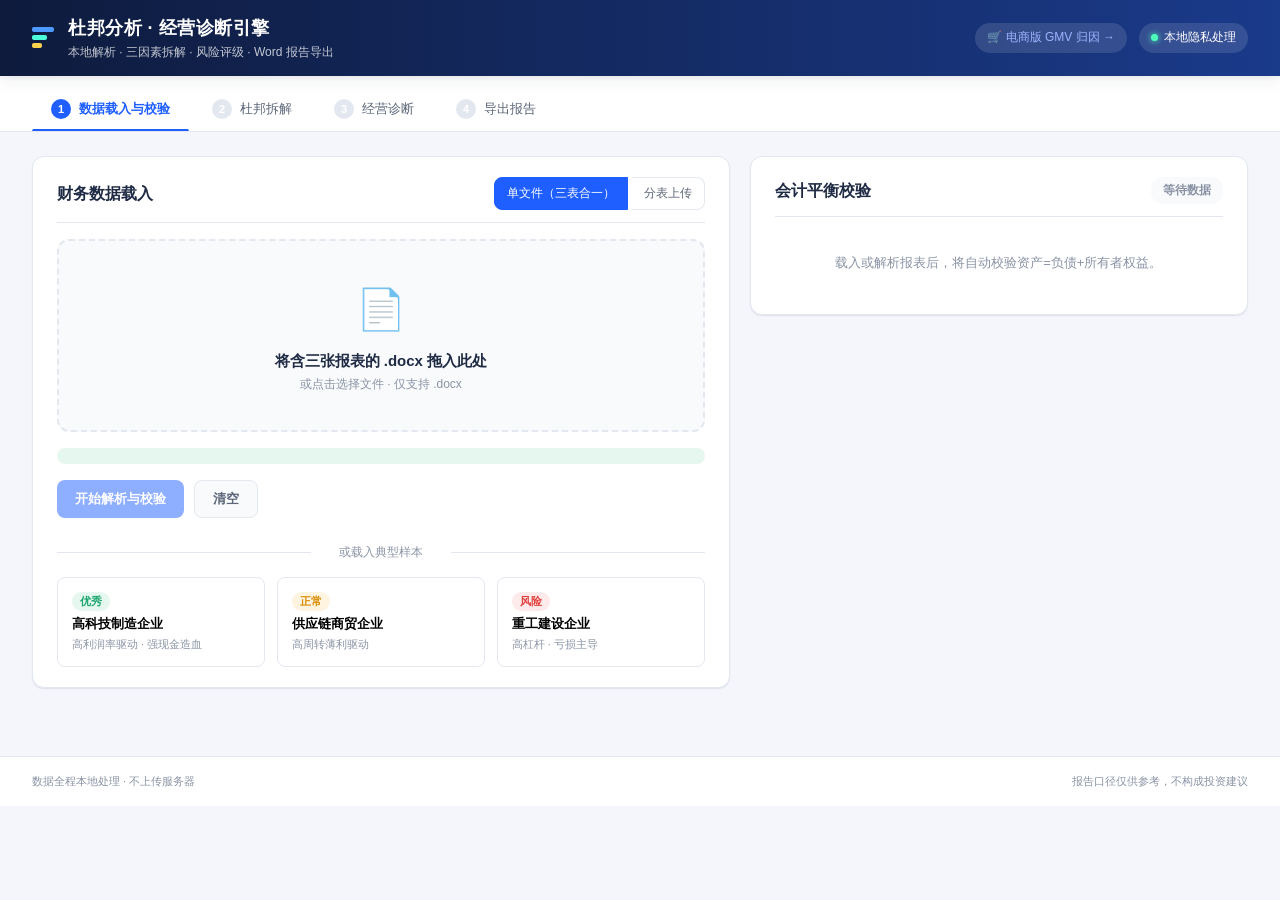
<file: index.html>
<!DOCTYPE html>
<html lang="zh-CN">
<head>
  <meta charset="UTF-8" />
  <meta name="viewport" content="width=device-width, initial-scale=1.0" />
  <title>杜邦分析 · 经营诊断引擎</title>
  <link rel="stylesheet" href="assets/css/app.css?v=2" />
</head>
<body>
  <header class="app-header">
    <div class="header-left">
      <div class="logo-mark">
        <span class="logo-bar bar-1"></span>
        <span class="logo-bar bar-2"></span>
        <span class="logo-bar bar-3"></span>
      </div>
      <div class="header-text">
        <h1>杜邦分析 · 经营诊断引擎</h1>
        <p>本地解析 · 三因素拆解 · 风险评级 · Word 报告导出</p>
      </div>
    </div>
    <div class="header-right">
      <a href="ecommerce/index.html" class="privacy-badge" style="text-decoration:none;color:#9db4ff;background:rgba(255,255,255,.12)" title="杜邦框架电商迁移版：GMV 归因诊断">
        🛒 电商版 GMV 归因 →
      </a>
      <span class="privacy-badge" title="所有数据仅在浏览器本地处理，关闭或新建分析即清除">
        <span class="dot dot-green"></span> 本地隐私处理
      </span>
    </div>
  </header>

  <nav class="step-nav">
    <button class="step-tab is-active" data-step="1">
      <span class="step-no">1</span> 数据载入与校验
    </button>
    <button class="step-tab" data-step="2">
      <span class="step-no">2</span> 杜邦拆解
    </button>
    <button class="step-tab" data-step="3">
      <span class="step-no">3</span> 经营诊断
    </button>
    <button class="step-tab" data-step="4">
      <span class="step-no">4</span> 导出报告
    </button>
  </nav>

  <main class="app-main">

    <!-- ============ STEP 1: 数据载入 ============ -->
    <section class="step-panel is-active" id="step-1">
      <div class="panel-grid">
        <!-- 左：上传区 -->
        <div class="card upload-card">
          <div class="card-head">
            <h2>财务数据载入</h2>
            <div class="upload-mode-toggle">
              <label class="seg">
                <input type="radio" name="uploadMode" value="single" checked>
                <span>单文件（三表合一）</span>
              </label>
              <label class="seg">
                <input type="radio" name="uploadMode" value="multi">
                <span>分表上传</span>
              </label>
            </div>
          </div>

          <!-- 单文件区 -->
          <div class="upload-block" id="singleBlock">
            <div class="dropzone" id="dzSingle">
              <div class="dz-icon">📄</div>
              <p class="dz-main">将含三张报表的 .docx 拖入此处</p>
              <p class="dz-sub">或点击选择文件 · 仅支持 .docx</p>
              <input type="file" id="fileSingle" accept=".docx" hidden />
            </div>
            <div class="file-tag" id="singleFileTag" hidden></div>
          </div>

          <!-- 多文件区 -->
          <div class="upload-block is-hidden" id="multiBlock">
            <div class="multi-upload-list">
              <div class="dropzone mini" data-type="balance">
                <div class="dz-icon sm">🏦</div>
                <p class="dz-main">资产负债表</p>
                <p class="dz-sub">点击或拖入</p>
                <input type="file" accept=".docx" hidden />
              </div>
              <div class="dropzone mini" data-type="income">
                <div class="dz-icon sm">📈</div>
                <p class="dz-main">利润表</p>
                <p class="dz-sub">点击或拖入</p>
                <input type="file" accept=".docx" hidden />
              </div>
              <div class="dropzone mini" data-type="cashflow">
                <div class="dz-icon sm">💧</div>
                <p class="dz-main">现金流量表</p>
                <p class="dz-sub">点击或拖入</p>
                <input type="file" accept=".docx" hidden />
              </div>
            </div>
            <div class="file-tags" id="multiFileTags"></div>
          </div>

          <div class="upload-actions">
            <button class="btn btn-primary" id="btnParse" disabled>开始解析与校验</button>
            <button class="btn btn-ghost" id="btnClear">清空</button>
          </div>

          <div class="sample-divider">
            <span>或载入典型样本</span>
          </div>
          <div class="sample-list">
            <button class="sample-card" data-sample="tech">
              <span class="sc-tag sc-tech">优秀</span>
              <span class="sc-name">高科技制造企业</span>
              <span class="sc-desc">高利润率驱动 · 强现金造血</span>
            </button>
            <button class="sample-card" data-sample="trade">
              <span class="sc-tag sc-normal">正常</span>
              <span class="sc-name">供应链商贸企业</span>
              <span class="sc-desc">高周转薄利驱动</span>
            </button>
            <button class="sample-card" data-sample="heavy">
              <span class="sc-tag sc-risk">风险</span>
              <span class="sc-name">重工建设企业</span>
              <span class="sc-desc">高杠杆 · 亏损主导</span>
            </button>
          </div>
        </div>

        <!-- 右：校验结果 -->
        <div class="card verify-card">
          <div class="card-head">
            <h2>会计平衡校验</h2>
            <span class="verify-status" id="verifyStatus">等待数据</span>
          </div>
          <div class="verify-body" id="verifyBody">
            <div class="verify-empty">载入或解析报表后，将自动校验资产=负债+所有者权益。</div>
          </div>
        </div>
      </div>

      <!-- 解析出的科目明细 -->
      <div class="card" id="extractCard" hidden>
        <div class="card-head">
          <h2>核心科目抽取结果</h2>
          <span class="meta-line" id="companyMeta"></span>
        </div>
        <div class="extract-grid" id="extractGrid"></div>
      </div>
    </section>

    <!-- ============ STEP 2: 杜邦拆解 ============ -->
    <section class="step-panel" id="step-2">
      <div class="card">
        <div class="card-head">
          <h2>杜邦分析三因素拆解</h2>
          <span class="meta-line" id="roeMeta"></span>
        </div>
        <div class="dupont-canvas" id="dupontCanvas">
          <!-- JS 渲染 -->
        </div>
        <div class="driver-box" id="driverBox">
          <!-- JS 渲染驱动归因 -->
        </div>
      </div>
      <div class="card detail-card" id="nodeDetailCard" hidden>
        <div class="card-head">
          <h2 id="nodeDetailTitle">指标明细</h2>
          <button class="btn btn-ghost btn-sm" id="btnCloseDetail">关闭</button>
        </div>
        <div class="node-detail-body" id="nodeDetailBody"></div>
      </div>
    </section>

    <!-- ============ STEP 3: 经营诊断 ============ -->
    <section class="step-panel" id="step-3">
      <div class="card rating-card">
        <div class="rating-banner" id="ratingBanner">
          <div class="rb-left">
            <div class="rb-label">综合经营评级</div>
            <div class="rb-grade" id="rbGrade">—</div>
          </div>
          <div class="rb-right" id="rbSummary"></div>
        </div>
      </div>

      <div class="card">
        <div class="card-head"><h2>核心财务指标概览</h2><span class="meta-line">14 项核心比率</span></div>
        <div class="ratio-table-wrap">
          <table class="ratio-table" id="ratioTable"></table>
        </div>
      </div>

      <div class="diag-grid" id="diagGrid">
        <!-- 四大维度诊断 -->
      </div>

      <div class="card">
        <div class="card-head"><h2>经营风险提示与改善建议</h2></div>
        <div class="risk-list" id="riskList"></div>
      </div>

      <div class="card ai-card">
        <div class="card-head">
          <h2>AI 智能经营顾问</h2>
          <button class="btn btn-primary btn-sm" id="btnAI">生成高管复盘洞察</button>
        </div>
        <div class="ai-body" id="aiBody">点击右上按钮，基于已校验指标自动生成严谨客观的高管层经营复盘洞察。</div>
      </div>
    </section>

    <!-- ============ STEP 4: 导出 ============ -->
    <section class="step-panel" id="step-4">
      <div class="card export-card">
        <div class="export-preview" id="exportPreview">
          <!-- 报告结构预览 -->
        </div>
        <div class="export-actions">
          <button class="btn btn-primary btn-lg" id="btnExport">⬇ 导出 Word 诊断报告</button>
          <button class="btn btn-ghost" id="btnNewAnalysis">新建分析（清除数据）</button>
          <p class="export-note">报告将在本地浏览器生成，不上传任何数据。</p>
        </div>
      </div>
    </section>

  </main>

  <footer class="app-footer">
    <span>数据全程本地处理 · 不上传服务器</span>
    <span>报告口径仅供参考，不构成投资建议</span>
  </footer>

  <!-- 二次确认弹窗 -->
  <div class="modal-mask" id="confirmMask" hidden>
    <div class="modal-box">
      <div class="modal-icon">⚠️</div>
      <h3 id="modalTitle">确认新建分析</h3>
      <p id="modalText">此操作将彻底清除当前所有原始文档与分析结果，且不可恢复。是否继续？</p>
      <div class="modal-actions">
        <button class="btn btn-ghost" id="modalCancel">取消</button>
        <button class="btn btn-danger" id="modalConfirm">确认清除并新建</button>
      </div>
    </div>
  </div>

  <!-- Toast -->
  <div class="toast-wrap" id="toastWrap"></div>

  <!-- 第三方库：JSZip（用于读取 .docx）-->
  <script src="assets/lib/jszip/jszip.min.js"></script>
  <!-- 应用逻辑 -->
  <script src="assets/js/sample-data.js"></script>
  <script src="assets/js/docx-parser.js"></script>
  <script src="assets/js/dupont-engine.js"></script>
  <script src="assets/js/diagnosis-engine.js"></script>
  <script src="assets/js/ziptool.js"></script>
  <script src="assets/js/docx-writer.js"></script>
  <script src="assets/js/report-exporter.js"></script>
  <script src="assets/js/app.js?v=2"></script>
</body>
</html>
</file>
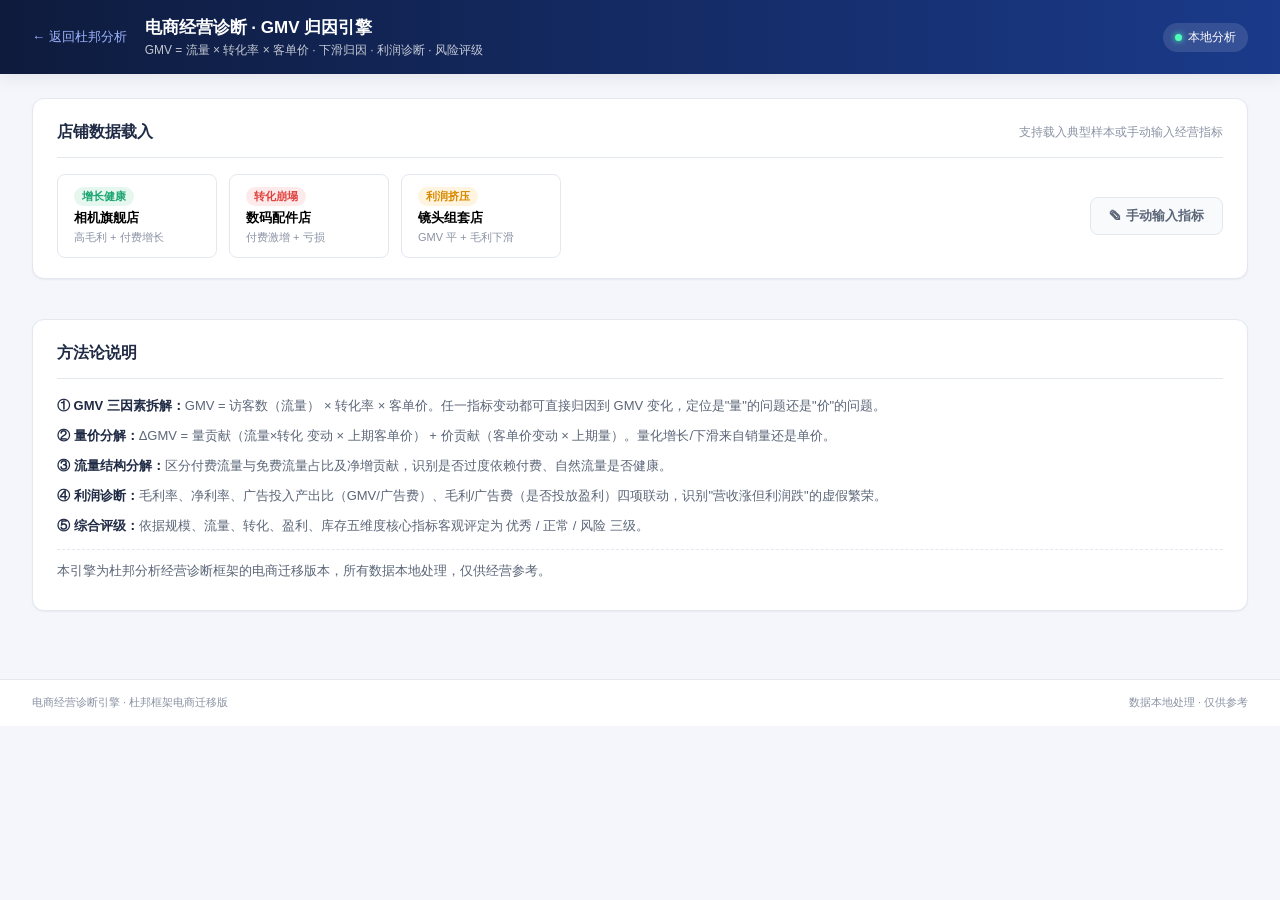
<file: ecommerce/index.html>
<!DOCTYPE html>
<html lang="zh-CN">
<head>
  <meta charset="UTF-8" />
  <meta name="viewport" content="width=device-width, initial-scale=1.0" />
  <title>电商经营诊断 · GMV 归因引擎</title>
  <link rel="stylesheet" href="css/ecom.css" />
</head>
<body>
  <header class="app-header">
    <div class="header-left">
      <a href="../index.html" class="back-link">← 返回杜邦分析</a>
      <div class="header-text">
        <h1>电商经营诊断 · GMV 归因引擎</h1>
        <p>GMV = 流量 × 转化率 × 客单价 · 下滑归因 · 利润诊断 · 风险评级</p>
      </div>
    </div>
    <div class="header-right">
      <span class="privacy-badge"><span class="dot dot-green"></span> 本地分析</span>
    </div>
  </header>

  <main class="app-main">

    <!-- 数据载入 -->
    <div class="card">
      <div class="card-head">
        <h2>店铺数据载入</h2>
        <span class="meta-line">支持载入典型样本或手动输入经营指标</span>
      </div>
      <div class="load-row">
        <div class="sample-list">
          <button class="sample-card" data-sample="growth">
            <span class="sc-tag sc-ok">增长健康</span>
            <span class="sc-name">相机旗舰店</span>
            <span class="sc-desc">高毛利 + 付费增长</span>
          </button>
          <button class="sample-card" data-sample="traffic_drop">
            <span class="sc-tag sc-risk">转化崩塌</span>
            <span class="sc-name">数码配件店</span>
            <span class="sc-desc">付费激增 + 亏损</span>
          </button>
          <button class="sample-card" data-sample="margin_squeeze">
            <span class="sc-tag sc-normal">利润挤压</span>
            <span class="sc-name">镜头组套店</span>
            <span class="sc-desc">GMV 平 + 毛利下滑</span>
          </button>
        </div>
        <button class="btn btn-ghost" id="btnToggleInput">✎ 手动输入指标</button>
      </div>

      <!-- 手动输入区 -->
      <div class="manual-input" id="manualInput" hidden>
        <div class="mi-row">
          <label>店铺名称 <input type="text" id="inShop" value="我的店铺" /></label>
          <label>期间 <input type="text" id="inPeriod" value="本月" /></label>
        </div>
        <p class="mi-tip">填写本月与上月数据，留空则该项不参与分析。金额单位：元；比率用小数（如 3% 填 0.03）。</p>
        <table class="input-table">
          <thead><tr><th>指标</th><th>本月</th><th>上月</th></tr></thead>
          <tbody id="inputBody"></tbody>
        </table>
        <button class="btn btn-primary" id="btnRunManual">运行诊断</button>
      </div>
    </div>

    <!-- 评级 banner -->
    <div class="card rating-card" id="ratingCard" hidden>
      <div class="rating-banner" id="ratingBanner">
        <div class="rb-left">
          <div class="rb-label">综合经营评级</div>
          <div class="rb-grade" id="rbGrade">—</div>
          <div class="rb-tag" id="rbTag">—</div>
        </div>
        <div class="rb-right" id="rbSummary"></div>
      </div>
    </div>

    <!-- GMV 拆解树 -->
    <div class="card" id="decomposeCard" hidden>
      <div class="card-head">
        <h2>GMV 三因素拆解</h2>
        <span class="meta-line" id="shopMeta"></span>
      </div>
      <div class="gmv-canvas" id="gmvCanvas"></div>
      <div class="attribution-box" id="attributionBox"></div>
    </div>

    <!-- 核心指标表 -->
    <div class="card" id="ratioCard" hidden>
      <div class="card-head"><h2>核心经营指标概览</h2><span class="meta-line">14 项核心比率</span></div>
      <div class="ratio-table-wrap"><table class="ratio-table" id="ratioTable"></table></div>
    </div>

    <!-- 四维度诊断 -->
    <div class="diag-grid" id="diagGrid"></div>

    <!-- 风险清单 -->
    <div class="card" id="riskCard" hidden>
      <div class="card-head"><h2>经营风险提示与改善建议</h2></div>
      <div class="risk-list" id="riskList"></div>
    </div>

    <!-- 方法论说明 -->
    <div class="card method-card">
      <div class="card-head"><h2>方法论说明</h2></div>
      <div class="method-body">
        <p><strong>① GMV 三因素拆解：</strong>GMV = 访客数（流量） × 转化率 × 客单价。任一指标变动都可直接归因到 GMV 变化，定位是"量"的问题还是"价"的问题。</p>
        <p><strong>② 量价分解：</strong>ΔGMV = 量贡献（流量×转化 变动 × 上期客单价） + 价贡献（客单价变动 × 上期量）。量化增长/下滑来自销量还是单价。</p>
        <p><strong>③ 流量结构分解：</strong>区分付费流量与免费流量占比及净增贡献，识别是否过度依赖付费、自然流量是否健康。</p>
        <p><strong>④ 利润诊断：</strong>毛利率、净利率、广告投入产出比（GMV/广告费）、毛利/广告费（是否投放盈利）四项联动，识别"营收涨但利润跌"的虚假繁荣。</p>
        <p><strong>⑤ 综合评级：</strong>依据规模、流量、转化、盈利、库存五维度核心指标客观评定为 优秀 / 正常 / 风险 三级。</p>
        <p class="method-note">本引擎为杜邦分析经营诊断框架的电商迁移版本，所有数据本地处理，仅供经营参考。</p>
      </div>
    </div>

  </main>

  <footer class="app-footer">
    <span>电商经营诊断引擎 · 杜邦框架电商迁移版</span>
    <span>数据本地处理 · 仅供参考</span>
  </footer>

  <div class="toast-wrap" id="toastWrap"></div>

  <script src="js/ecom-data.js"></script>
  <script src="js/ecom-engine.js"></script>
  <script src="js/ecom-app.js"></script>
</body>
</html>
</file>
<file: assets/css/app.css>
/* =========================================================
   杜邦分析 · 经营诊断引擎  —  样式表
   ========================================================= */

:root {
  --c-bg: #f4f6fb;
  --c-surface: #ffffff;
  --c-surface-2: #f8fafc;
  --c-border: #e3e8f0;
  --c-text: #1f2a44;
  --c-text-sub: #5b6678;
  --c-text-mute: #8a93a4;
  --c-primary: #1f5fff;
  --c-primary-d: #1746cc;
  --c-primary-l: #e6efff;
  --c-green: #1aa56f;
  --c-green-l: #e6f7ef;
  --c-amber: #d98a00;
  --c-amber-l: #fff4e0;
  --c-red: #e0413d;
  --c-red-l: #fdeaea;
  --c-purple: #6c4dd1;
  --c-teal: #0a9fb0;
  --shadow-sm: 0 1px 2px rgba(31,42,68,.06), 0 1px 1px rgba(31,42,68,.04);
  --shadow-md: 0 4px 16px rgba(31,42,68,.08), 0 2px 4px rgba(31,42,68,.05);
  --shadow-lg: 0 12px 40px rgba(31,42,68,.16);
  --radius: 12px;
  --radius-sm: 8px;
  --mono: "SFMono-Regular", "Consolas", "Menlo", monospace;
}

* { box-sizing: border-box; margin: 0; padding: 0; }
html, body { height: 100%; }
body {
  font-family: "PingFang SC", "Microsoft YaHei", "Helvetica Neue", Arial, sans-serif;
  background: var(--c-bg);
  color: var(--c-text);
  font-size: 14px;
  line-height: 1.6;
  -webkit-font-smoothing: antialiased;
}

/* ---------- Header ---------- */
.app-header {
  display: flex; justify-content: space-between; align-items: center;
  padding: 14px 32px;
  background: linear-gradient(90deg, #0e1b3d 0%, #1a3a8a 100%);
  color: #fff;
  position: sticky; top: 0; z-index: 50;
  box-shadow: var(--shadow-md);
}
.header-left { display: flex; align-items: center; gap: 14px; }
.logo-mark { display: flex; flex-direction: column; gap: 3px; width: 22px; }
.logo-bar { height: 5px; border-radius: 2px; background: #4dffb8; }
.logo-bar.bar-1 { width: 100%; background: #4d9bff; }
.logo-bar.bar-2 { width: 70%; background: #4dffd8; }
.logo-bar.bar-3 { width: 45%; background: #ffd24d; }
.header-text h1 { font-size: 18px; font-weight: 700; letter-spacing: .5px; }
.header-text p { font-size: 12px; opacity: .75; }
.header-right { display: flex; align-items: center; gap: 12px; }
.privacy-badge {
  font-size: 12px; padding: 5px 12px; border-radius: 20px;
  background: rgba(255,255,255,.12); display: flex; align-items: center; gap: 6px;
}
.dot { width: 7px; height: 7px; border-radius: 50%; }
.dot-green { background: #4dffb8; box-shadow: 0 0 6px #4dffb8; }

/* ---------- Step Nav ---------- */
.step-nav {
  display: flex; gap: 4px; padding: 12px 32px 0;
  background: var(--c-surface); border-bottom: 1px solid var(--c-border);
}
.step-tab {
  border: 1px solid transparent; background: transparent;
  padding: 10px 18px; border-radius: var(--radius-sm) var(--radius-sm) 0 0;
  cursor: pointer; font-size: 13px; color: var(--c-text-sub); font-weight: 500;
  display: flex; align-items: center; gap: 8px; transition: all .15s;
  border-bottom: 2px solid transparent;
}
.step-tab:hover { background: var(--c-surface-2); color: var(--c-text); }
.step-tab.is-active { color: var(--c-primary); border-bottom-color: var(--c-primary); font-weight: 600; }
.step-no {
  width: 20px; height: 20px; border-radius: 50%; background: var(--c-border);
  color: #fff; font-size: 11px; display: flex; align-items: center; justify-content: center; font-weight: 700;
}
.step-tab.is-active .step-no { background: var(--c-primary); }
.step-tab.is-done .step-no { background: var(--c-green); }

/* ---------- Main ---------- */
.app-main { padding: 24px 32px 48px; max-width: 1400px; margin: 0 auto; }
.step-panel { display: none; animation: fadeIn .25s ease; }
.step-panel.is-active { display: block; }
@keyframes fadeIn { from { opacity: 0; transform: translateY(6px); } to { opacity: 1; transform: none; } }

/* ---------- Cards ---------- */
.card {
  background: var(--c-surface); border-radius: var(--radius);
  box-shadow: var(--shadow-sm); border: 1px solid var(--c-border);
  padding: 20px 24px; margin-bottom: 20px;
}
.card-head {
  display: flex; justify-content: space-between; align-items: center;
  margin-bottom: 16px; padding-bottom: 12px; border-bottom: 1px solid var(--c-border);
}
.card-head h2 { font-size: 16px; font-weight: 600; }
.meta-line { font-size: 12px; color: var(--c-text-mute); }

/* ---------- Step 1 layout ---------- */
.panel-grid { display: grid; grid-template-columns: 1.4fr 1fr; gap: 20px; align-items: start; }
.upload-mode-toggle { display: flex; gap: 4px; }
.seg { display: flex; align-items: center; cursor: pointer; }
.seg input { display: none; }
.seg span {
  padding: 6px 12px; font-size: 12px; border: 1px solid var(--c-border);
  color: var(--c-text-sub); border-radius: var(--radius-sm);
}
.seg:first-child span { border-radius: var(--radius-sm) 0 0 var(--radius-sm); }
.seg:last-child span { border-radius: 0 var(--radius-sm) var(--radius-sm) 0; border-left: none; }
.seg input:checked + span { background: var(--c-primary); color: #fff; border-color: var(--c-primary); }

.dropzone {
  border: 2px dashed var(--c-border); border-radius: var(--radius);
  padding: 36px 20px; text-align: center; cursor: pointer;
  transition: all .2s; background: var(--c-surface-2); margin: 16px 0;
}
.dropzone:hover, .dropzone.is-dragover {
  border-color: var(--c-primary); background: var(--c-primary-l);
}
.dz-icon { font-size: 40px; }
.dz-main { font-size: 15px; font-weight: 600; margin-top: 8px; }
.dz-sub { font-size: 12px; color: var(--c-text-mute); margin-top: 2px; }
.dropzone.mini { padding: 22px 12px; }
.dropzone.mini .dz-icon { font-size: 26px; }
.dropzone.mini .dz-main { font-size: 13px; }
.dropzone.mini.is-loaded { border-color: var(--c-green); background: var(--c-green-l); }
.dropzone.mini.is-loaded .dz-sub { color: var(--c-green); font-weight: 600; }

.multi-upload-list { display: grid; grid-template-columns: repeat(3, 1fr); gap: 12px; }

.file-tag {
  display: flex; align-items: center; gap: 8px; padding: 8px 12px;
  background: var(--c-green-l); border-radius: var(--radius-sm); margin-top: 10px;
  font-size: 13px;
}
.file-tag .ft-name { flex: 1; color: var(--c-text); font-weight: 500; }
.file-tag .ft-remove { cursor: pointer; color: var(--c-red); font-size: 16px; line-height: 1; }
.file-tags { margin-top: 10px; display: flex; flex-direction: column; gap: 6px; }

.upload-actions { display: flex; gap: 10px; margin-top: 16px; }
.sample-divider { text-align: center; margin: 22px 0 14px; position: relative; }
.sample-divider::before, .sample-divider::after {
  content: ""; position: absolute; top: 50%; width: calc(50% - 70px);
  height: 1px; background: var(--c-border);
}
.sample-divider::before { left: 0; }
.sample-divider::after { right: 0; }
.sample-divider span { font-size: 12px; color: var(--c-text-mute); background: var(--c-surface); padding: 0 12px; }
.sample-list { display: grid; grid-template-columns: repeat(3, 1fr); gap: 12px; }
.sample-card {
  display: flex; flex-direction: column; gap: 4px; padding: 14px;
  border: 1px solid var(--c-border); border-radius: var(--radius-sm);
  cursor: pointer; background: var(--c-surface); transition: all .15s; text-align: left;
}
.sample-card:hover { border-color: var(--c-primary); box-shadow: var(--shadow-md); transform: translateY(-1px); }
.sc-tag {
  font-size: 11px; padding: 2px 8px; border-radius: 10px; align-self: flex-start; font-weight: 600;
}
.sc-tech { background: var(--c-green-l); color: var(--c-green); }
.sc-normal { background: var(--c-amber-l); color: var(--c-amber); }
.sc-risk { background: var(--c-red-l); color: var(--c-red); }
.sc-name { font-size: 13px; font-weight: 600; }
.sc-desc { font-size: 11px; color: var(--c-text-mute); }

/* ---------- Buttons ---------- */
.btn {
  border: none; border-radius: var(--radius-sm); padding: 9px 18px;
  font-size: 13px; font-weight: 600; cursor: pointer; transition: all .15s;
  display: inline-flex; align-items: center; gap: 6px;
}
.btn:disabled { opacity: .5; cursor: not-allowed; }
.btn-primary { background: var(--c-primary); color: #fff; }
.btn-primary:hover:not(:disabled) { background: var(--c-primary-d); }
.btn-ghost { background: var(--c-surface-2); color: var(--c-text-sub); border: 1px solid var(--c-border); }
.btn-ghost:hover { background: var(--c-border); color: var(--c-text); }
.btn-danger { background: var(--c-red); color: #fff; }
.btn-danger:hover { background: #c33230; }
.btn-sm { padding: 6px 12px; font-size: 12px; }
.btn-lg { padding: 14px 28px; font-size: 15px; }

/* ---------- Verify ---------- */
.verify-status {
  font-size: 12px; padding: 4px 12px; border-radius: 12px;
  background: var(--c-surface-2); color: var(--c-text-mute); font-weight: 600;
}
.verify-status.is-ok { background: var(--c-green-l); color: var(--c-green); }
.verify-status.is-warn { background: var(--c-amber-l); color: var(--c-amber); }
.verify-status.is-block { background: var(--c-red-l); color: var(--c-red); }
.verify-empty { color: var(--c-text-mute); font-size: 13px; padding: 20px 0; text-align: center; }
.verify-body { font-size: 13px; }
.verify-row {
  display: flex; justify-content: space-between; padding: 8px 0;
  border-bottom: 1px dashed var(--c-border);
}
.verify-row:last-child { border-bottom: none; }
.verify-row .vr-label { color: var(--c-text-sub); }
.verify-row .vr-val { font-family: var(--mono); font-weight: 600; }
.verify-diff {
  margin-top: 12px; padding: 12px; border-radius: var(--radius-sm);
  background: var(--c-green-l); color: var(--c-green); font-size: 13px;
  display: flex; align-items: center; gap: 8px;
}
.verify-diff.is-block { background: var(--c-red-l); color: var(--c-red); }
.verify-diff.is-warn { background: var(--c-amber-l); color: var(--c-amber); }

/* ---------- Extract grid ---------- */
.extract-grid { display: grid; grid-template-columns: repeat(4, 1fr); gap: 12px; }
.ext-item {
  padding: 14px; border: 1px solid var(--c-border); border-radius: var(--radius-sm);
  background: var(--c-surface-2);
}
.ext-item .ei-label { font-size: 12px; color: var(--c-text-sub); margin-bottom: 4px; }
.ext-item .ei-value { font-size: 18px; font-weight: 700; font-family: var(--mono); }
.ext-item .ei-unit { font-size: 11px; color: var(--c-text-mute); margin-left: 2px; }

/* ---------- DuPont ---------- */
.dupont-canvas {
  position: relative; padding: 20px 10px 10px; overflow-x: auto;
  min-height: 460px;
}
.dp-svg { width: 100%; min-width: 880px; height: 440px; }
.dp-node { cursor: pointer; }
.dp-node rect { transition: all .15s; }
.dp-node:hover rect { filter: brightness(1.05); }
.dp-node text { font-size: 12px; fill: var(--c-text); }
.dp-node .dp-node-title { font-size: 12px; font-weight: 600; }
.dp-node .dp-node-val { font-size: 16px; font-weight: 700; }
.dp-node.l1 rect { fill: #1a3a8a; stroke: #0e1b3d; }
.dp-node.l1 text { fill: #fff; }
.dp-node.l2 rect { fill: var(--c-primary-l); stroke: var(--c-primary); }
.dp-node.l3 rect { fill: var(--c-surface-2); stroke: var(--c-border); }
.dp-node.is-loss rect { fill: var(--c-red-l); stroke: var(--c-red); }
.dp-node.is-high-leverage rect { stroke: var(--c-amber); stroke-width: 2; }
.dp-node.is-active rect { stroke: var(--c-primary); stroke-width: 3; }
.dp-connector { stroke: #b8c2d4; stroke-width: 1.5; fill: none; }

.driver-box { margin-top: 20px; padding: 16px; border-radius: var(--radius-sm); background: var(--c-primary-l); border-left: 4px solid var(--c-primary); }
.driver-box .db-tag { font-size: 12px; color: var(--c-primary); font-weight: 700; }
.driver-box .db-title { font-size: 16px; font-weight: 700; margin: 4px 0 6px; }
.driver-box .db-desc { font-size: 13px; color: var(--c-text-sub); }
.driver-box.is-risk { background: var(--c-red-l); border-left-color: var(--c-red); }
.driver-box.is-risk .db-tag { color: var(--c-red); }
.driver-box.is-warn { background: var(--c-amber-l); border-left-color: var(--c-amber); }
.driver-box.is-warn .db-tag { color: var(--c-amber); }

.node-detail-body { font-size: 13px; }
.nd-formula {
  background: var(--c-surface-2); padding: 12px 16px; border-radius: var(--radius-sm);
  font-family: var(--mono); margin: 10px 0; border-left: 3px solid var(--c-primary);
}
.nd-explain { color: var(--c-text-sub); line-height: 1.7; }
.nd-meta { display: flex; gap: 20px; margin-top: 12px; flex-wrap: wrap; }
.nd-meta-item { font-size: 12px; }
.nd-meta-item .nm-label { color: var(--c-text-mute); }
.nd-meta-item .nm-val { font-weight: 600; }

/* ---------- Rating ---------- */
.rating-card { padding: 0; overflow: hidden; }
.rating-banner {
  display: flex; align-items: center; gap: 32px; padding: 28px 32px;
  background: linear-gradient(135deg, #e3e8f0 0%, #f4f6fb 100%); color: var(--c-text);
}
.rating-banner.is-ok { background: linear-gradient(135deg, #1aa56f 0%, #0d7a52 100%); color: #fff; }
.rating-banner.is-normal { background: linear-gradient(135deg, #d98a00 0%, #a66a00 100%); color: #fff; }
.rating-banner.is-risk { background: linear-gradient(135deg, #e0413d 0%, #a82d2a 100%); color: #fff; }
.rb-label { font-size: 13px; opacity: .85; margin-bottom: 4px; }
.rb-grade { font-size: 42px; font-weight: 800; letter-spacing: 2px; }
.rb-right { flex: 1; font-size: 14px; line-height: 1.7; }

/* ---------- Ratio table ---------- */
.ratio-table-wrap { overflow-x: auto; }
.ratio-table { width: 100%; border-collapse: collapse; font-size: 13px; }
.ratio-table th, .ratio-table td { padding: 9px 12px; text-align: left; border-bottom: 1px solid var(--c-border); }
.ratio-table thead th { background: var(--c-surface-2); font-weight: 600; color: var(--c-text-sub); font-size: 12px; }
.ratio-table td.r-val { font-family: var(--mono); font-weight: 600; }
.ratio-table .badge { font-size: 11px; padding: 2px 8px; border-radius: 10px; }
.badge.b-ok { background: var(--c-green-l); color: var(--c-green); }
.badge.b-normal { background: var(--c-amber-l); color: var(--c-amber); }
.badge.b-risk { background: var(--c-red-l); color: var(--c-red); }

/* ---------- Diagnosis grid ---------- */
.diag-grid { display: grid; grid-template-columns: repeat(2, 1fr); gap: 20px; }
.diag-card {
  background: var(--c-surface); border-radius: var(--radius); box-shadow: var(--shadow-sm);
  border: 1px solid var(--c-border); overflow: hidden;
}
.diag-card-head {
  padding: 14px 20px; display: flex; align-items: center; gap: 10px;
  background: var(--c-surface-2); border-bottom: 1px solid var(--c-border);
}
.diag-card-head .dc-icon { font-size: 20px; }
.diag-card-head h3 { font-size: 15px; font-weight: 600; }
.diag-card-head .dc-score {
  margin-left: auto; font-family: var(--mono); font-weight: 700; font-size: 14px;
  padding: 3px 10px; border-radius: 12px;
}
.diag-card-body { padding: 16px 20px; }
.diag-item { padding: 8px 0; border-bottom: 1px dashed var(--c-border); }
.diag-item:last-child { border-bottom: none; }
.diag-item .di-line { display: flex; justify-content: space-between; gap: 12px; }
.diag-item .di-label { color: var(--c-text-sub); }
.diag-item .di-val { font-family: var(--mono); font-weight: 600; }
.diag-item .di-note { font-size: 12px; color: var(--c-text-mute); margin-top: 4px; }

/* ---------- Risk list ---------- */
.risk-list { display: flex; flex-direction: column; gap: 12px; }
.risk-item {
  border: 1px solid var(--c-border); border-radius: var(--radius-sm);
  border-left: 4px solid var(--c-border); padding: 14px 16px; background: var(--c-surface-2);
}
.risk-item.p-high { border-left-color: var(--c-red); }
.risk-item.p-mid { border-left-color: var(--c-amber); }
.risk-item.p-low { border-left-color: var(--c-green); }
.ri-head { display: flex; align-items: center; gap: 10px; margin-bottom: 8px; }
.ri-prio { font-size: 11px; padding: 2px 8px; border-radius: 10px; font-weight: 700; }
.ri-prio.p-high { background: var(--c-red-l); color: var(--c-red); }
.ri-prio.p-mid { background: var(--c-amber-l); color: var(--c-amber); }
.ri-prio.p-low { background: var(--c-green-l); color: var(--c-green); }
.ri-title { font-size: 14px; font-weight: 600; }
.ri-grid { display: grid; grid-template-columns: 1fr 1fr; gap: 8px 24px; font-size: 12px; }
.ri-grid .rig-label { color: var(--c-text-mute); font-weight: 600; }
.ri-grid .rig-val { color: var(--c-text-sub); }

/* ---------- AI card ---------- */
.ai-body {
  font-size: 14px; line-height: 1.85; color: var(--c-text); white-space: pre-wrap;
  min-height: 60px; padding: 4px 0;
}
.ai-body.is-loading { color: var(--c-text-mute); }
.ai-body h4 { font-size: 14px; margin: 14px 0 6px; color: var(--c-primary); }
.ai-body p { margin-bottom: 8px; }
.ai-body ul { padding-left: 20px; margin-bottom: 8px; }
.ai-body li { margin-bottom: 4px; }

/* ---------- Export ---------- */
.export-card { display: flex; gap: 24px; align-items: stretch; }
.export-preview { flex: 1; }
.export-preview .ep-cover {
  background: linear-gradient(135deg, #0e1b3d 0%, #1a3a8a 100%); color: #fff;
  padding: 32px; border-radius: var(--radius-sm); margin-bottom: 16px;
}
.export-preview .ep-cover .epc-eyebrow { font-size: 12px; opacity: .75; letter-spacing: 2px; }
.export-preview .ep-cover .epc-title { font-size: 22px; font-weight: 700; margin: 6px 0 14px; }
.export-preview .ep-cover .epc-meta { font-size: 13px; opacity: .9; }
.export-preview .ep-grade { display: inline-block; padding: 6px 16px; background: rgba(255,255,255,.15); border-radius: 6px; font-weight: 700; }
.ep-section { margin-bottom: 16px; }
.ep-section h3 { font-size: 14px; font-weight: 700; padding: 8px 0; border-bottom: 2px solid var(--c-primary); margin-bottom: 10px; }
.ep-section p, .ep-section li { font-size: 13px; color: var(--c-text-sub); }
.ep-section ul { padding-left: 18px; }
.export-actions { width: 240px; display: flex; flex-direction: column; gap: 12px; justify-content: center; align-items: stretch; }
.export-note { font-size: 11px; color: var(--c-text-mute); text-align: center; }

/* ---------- Footer ---------- */
.app-footer {
  display: flex; justify-content: space-between; padding: 16px 32px;
  font-size: 11px; color: var(--c-text-mute); border-top: 1px solid var(--c-border);
  background: var(--c-surface);
}

/* ---------- Modal ---------- */
.modal-mask {
  position: fixed; inset: 0; background: rgba(15,23,42,.55); z-index: 200;
  display: flex; align-items: center; justify-content: center; animation: fadeIn .15s;
}
.modal-mask[hidden] { display: none; }
.modal-box {
  background: var(--c-surface); border-radius: var(--radius); padding: 28px 32px;
  width: 420px; max-width: 92vw; box-shadow: var(--shadow-lg); text-align: center;
}
.modal-icon { font-size: 40px; }
.modal-box h3 { font-size: 17px; margin: 8px 0 10px; }
.modal-box p { font-size: 13px; color: var(--c-text-sub); margin-bottom: 20px; }
.modal-actions { display: flex; gap: 10px; justify-content: center; }

/* ---------- Toast ---------- */
.toast-wrap { position: fixed; top: 80px; right: 24px; z-index: 300; display: flex; flex-direction: column; gap: 8px; }
.toast {
  background: var(--c-text); color: #fff; padding: 12px 18px; border-radius: var(--radius-sm);
  font-size: 13px; box-shadow: var(--shadow-lg); animation: slideIn .2s ease;
  display: flex; align-items: center; gap: 8px; max-width: 360px;
}
.toast.t-ok { background: var(--c-green); }
.toast.t-warn { background: var(--c-amber); }
.toast.t-error { background: var(--c-red); }
@keyframes slideIn { from { transform: translateX(100%); opacity: 0; } to { transform: none; opacity: 1; } }

.is-hidden { display: none !important; }

/* ---------- Responsive ---------- */
@media (max-width: 960px) {
  .panel-grid { grid-template-columns: 1fr; }
  .extract-grid { grid-template-columns: repeat(2, 1fr); }
  .diag-grid { grid-template-columns: 1fr; }
  .sample-list { grid-template-columns: 1fr; }
  .multi-upload-list { grid-template-columns: 1fr; }
  .export-card { flex-direction: column; }
  .export-actions { width: 100%; }
  .app-main { padding: 16px; }
  .step-nav { padding: 12px 16px 0; overflow-x: auto; }
}
</file>
<file: ecommerce/css/ecom.css>
/* 电商诊断页样式 —— 复用主站设计语言 */
:root {
  --c-bg: #f4f6fb; --c-surface: #fff; --c-surface-2: #f8fafc;
  --c-border: #e3e8f0; --c-text: #1f2a44; --c-text-sub: #5b6678; --c-text-mute: #8a93a4;
  --c-primary: #1f5fff; --c-primary-d: #1746cc; --c-primary-l: #e6efff;
  --c-green: #1aa56f; --c-green-l: #e6f7ef; --c-amber: #d98a00; --c-amber-l: #fff4e0;
  --c-red: #e0413d; --c-red-l: #fdeaea;
  --shadow-sm: 0 1px 2px rgba(31,42,68,.06); --shadow-md: 0 4px 16px rgba(31,42,68,.08);
  --radius: 12px; --radius-sm: 8px; --mono: "Consolas","Menlo",monospace;
}
* { box-sizing: border-box; margin: 0; padding: 0; }
body { font-family: "PingFang SC","Microsoft YaHei",Arial,sans-serif; background: var(--c-bg); color: var(--c-text); font-size: 14px; line-height: 1.6; -webkit-font-smoothing: antialiased; }

.app-header { display: flex; justify-content: space-between; align-items: center; padding: 14px 32px; background: linear-gradient(90deg,#0e1b3d 0%,#1a3a8a 100%); color: #fff; position: sticky; top: 0; z-index: 50; box-shadow: var(--shadow-md); }
.header-left { display: flex; align-items: center; gap: 18px; }
.back-link { color: #9db4ff; text-decoration: none; font-size: 13px; }
.back-link:hover { color: #fff; }
.header-text h1 { font-size: 17px; font-weight: 700; }
.header-text p { font-size: 12px; opacity: .75; }
.header-right { display: flex; align-items: center; }
.privacy-badge { font-size: 12px; padding: 5px 12px; border-radius: 20px; background: rgba(255,255,255,.12); display: flex; align-items: center; gap: 6px; }
.dot { width: 7px; height: 7px; border-radius: 50%; }
.dot-green { background: #4dffb8; box-shadow: 0 0 6px #4dffb8; }

.app-main { padding: 24px 32px 48px; max-width: 1280px; margin: 0 auto; }

.card { background: var(--c-surface); border-radius: var(--radius); box-shadow: var(--shadow-sm); border: 1px solid var(--c-border); padding: 20px 24px; margin-bottom: 20px; }
.card-head { display: flex; justify-content: space-between; align-items: center; margin-bottom: 16px; padding-bottom: 12px; border-bottom: 1px solid var(--c-border); }
.card-head h2 { font-size: 16px; font-weight: 600; }
.meta-line { font-size: 12px; color: var(--c-text-mute); }

.load-row { display: flex; justify-content: space-between; align-items: center; gap: 16px; flex-wrap: wrap; }
.sample-list { display: flex; gap: 12px; flex-wrap: wrap; }
.sample-card { display: flex; flex-direction: column; gap: 3px; padding: 12px 16px; border: 1px solid var(--c-border); border-radius: var(--radius-sm); cursor: pointer; background: var(--c-surface); transition: all .15s; text-align: left; min-width: 160px; }
.sample-card:hover { border-color: var(--c-primary); box-shadow: var(--shadow-md); transform: translateY(-1px); }
.sc-tag { font-size: 11px; padding: 2px 8px; border-radius: 10px; align-self: flex-start; font-weight: 600; }
.sc-ok { background: var(--c-green-l); color: var(--c-green); }
.sc-normal { background: var(--c-amber-l); color: var(--c-amber); }
.sc-risk { background: var(--c-red-l); color: var(--c-red); }
.sc-name { font-size: 13px; font-weight: 600; }
.sc-desc { font-size: 11px; color: var(--c-text-mute); }

.btn { border: none; border-radius: var(--radius-sm); padding: 9px 18px; font-size: 13px; font-weight: 600; cursor: pointer; transition: all .15s; display: inline-flex; align-items: center; gap: 6px; }
.btn-primary { background: var(--c-primary); color: #fff; }
.btn-primary:hover { background: var(--c-primary-d); }
.btn-ghost { background: var(--c-surface-2); color: var(--c-text-sub); border: 1px solid var(--c-border); }
.btn-ghost:hover { background: var(--c-border); color: var(--c-text); }

.manual-input { margin-top: 18px; padding-top: 18px; border-top: 1px dashed var(--c-border); }
.mi-row { display: flex; gap: 16px; flex-wrap: wrap; margin-bottom: 10px; }
.mi-row label { display: flex; align-items: center; gap: 8px; font-size: 13px; color: var(--c-text-sub); }
.mi-row input { padding: 7px 10px; border: 1px solid var(--c-border); border-radius: 6px; font-size: 13px; width: 200px; }
.mi-tip { font-size: 12px; color: var(--c-text-mute); margin-bottom: 12px; }
.input-table { width: 100%; border-collapse: collapse; font-size: 13px; margin-bottom: 14px; }
.input-table th, .input-table td { padding: 8px 10px; border: 1px solid var(--c-border); text-align: left; }
.input-table thead th { background: var(--c-surface-2); font-weight: 600; color: var(--c-text-sub); font-size: 12px; }
.input-table td input { width: 100%; padding: 6px 8px; border: 1px solid var(--c-border); border-radius: 5px; font-size: 13px; font-family: var(--mono); }

.rating-card { padding: 0; overflow: hidden; }
.rating-banner { display: flex; align-items: center; gap: 32px; padding: 26px 32px; background: linear-gradient(135deg,#e3e8f0 0%,#f4f6fb 100%); }
.rating-banner.is-ok { background: linear-gradient(135deg,#1aa56f 0%,#0d7a52 100%); color: #fff; }
.rating-banner.is-normal { background: linear-gradient(135deg,#d98a00 0%,#a66a00 100%); color: #fff; }
.rating-banner.is-risk { background: linear-gradient(135deg,#e0413d 0%,#a82d2a 100%); color: #fff; }
.rb-label { font-size: 12px; opacity: .85; margin-bottom: 2px; }
.rb-grade { font-size: 36px; font-weight: 800; letter-spacing: 2px; }
.rb-tag { font-size: 13px; opacity: .9; margin-top: 4px; }
.rb-right { flex: 1; font-size: 14px; line-height: 1.7; }

.gmv-canvas { padding: 10px; overflow-x: auto; }
.gmv-svg { width: 100%; min-width: 760px; height: 360px; }
.gmv-node { cursor: pointer; }
.gmv-node rect { transition: all .15s; }
.gmv-node:hover rect { filter: brightness(1.05); }
.gmv-node text { font-size: 12px; fill: var(--c-text); }
.gmv-node.l1 rect { fill: #1a3a8a; stroke: #0e1b3d; }
.gmv-node.l1 text { fill: #fff; }
.gmv-node.l2 rect { fill: var(--c-primary-l); stroke: var(--c-primary); }
.gmv-node.l3 rect { fill: var(--c-surface-2); stroke: var(--c-border); }
.gmv-node.is-down rect { fill: var(--c-red-l); stroke: var(--c-red); }
.gmv-node.is-up rect { stroke: var(--c-green); stroke-width: 2; }
.gmv-connector { stroke: #b8c2d4; stroke-width: 1.5; fill: none; }
.gmv-node-val { font-size: 16px; font-weight: 700; }
.gmv-delta { font-size: 11px; }
.gmv-delta.up { fill: var(--c-green); }
.gmv-delta.down { fill: var(--c-red); }

.attribution-box { margin-top: 18px; padding: 16px; border-radius: var(--radius-sm); background: var(--c-primary-l); border-left: 4px solid var(--c-primary); }
.attribution-box.is-risk { background: var(--c-red-l); border-left-color: var(--c-red); }
.attribution-box.is-warn { background: var(--c-amber-l); border-left-color: var(--c-amber); }
.ab-tag { font-size: 12px; color: var(--c-primary); font-weight: 700; }
.attribution-box.is-risk .ab-tag { color: var(--c-red); }
.attribution-box.is-warn .ab-tag { color: var(--c-amber); }
.ab-title { font-size: 15px; font-weight: 700; margin: 4px 0 8px; }
.ab-points { font-size: 13px; color: var(--c-text-sub); line-height: 1.8; }
.ab-points div { padding: 2px 0; }

.ratio-table-wrap { overflow-x: auto; }
.ratio-table { width: 100%; border-collapse: collapse; font-size: 13px; }
.ratio-table th, .ratio-table td { padding: 9px 12px; text-align: left; border-bottom: 1px solid var(--c-border); }
.ratio-table thead th { background: var(--c-surface-2); font-weight: 600; color: var(--c-text-sub); font-size: 12px; }
.ratio-table td.r-val { font-family: var(--mono); font-weight: 600; }
.badge { font-size: 11px; padding: 2px 8px; border-radius: 10px; }
.badge.b-ok { background: var(--c-green-l); color: var(--c-green); }
.badge.b-normal { background: var(--c-amber-l); color: var(--c-amber); }
.badge.b-risk { background: var(--c-red-l); color: var(--c-red); }

.diag-grid { display: grid; grid-template-columns: repeat(3, 1fr); gap: 16px; margin-bottom: 20px; }
.diag-card { background: var(--c-surface); border-radius: var(--radius); box-shadow: var(--shadow-sm); border: 1px solid var(--c-border); overflow: hidden; }
.diag-card-head { padding: 12px 16px; display: flex; align-items: center; gap: 8px; background: var(--c-surface-2); border-bottom: 1px solid var(--c-border); }
.diag-card-head .dc-icon { font-size: 18px; }
.diag-card-head h3 { font-size: 14px; font-weight: 600; }
.diag-card-head .dc-score { margin-left: auto; font-size: 11px; padding: 2px 8px; border-radius: 10px; font-weight: 700; }
.diag-card-body { padding: 12px 16px; }
.diag-item { padding: 6px 0; border-bottom: 1px dashed var(--c-border); }
.diag-item:last-child { border-bottom: none; }
.diag-item .di-line { display: flex; justify-content: space-between; gap: 8px; }
.diag-item .di-label { color: var(--c-text-sub); font-size: 12px; }
.diag-item .di-val { font-family: var(--mono); font-weight: 600; font-size: 13px; }
.diag-item .di-note { font-size: 11px; color: var(--c-text-mute); margin-top: 2px; }

.risk-list { display: flex; flex-direction: column; gap: 10px; }
.risk-item { border: 1px solid var(--c-border); border-radius: var(--radius-sm); border-left: 4px solid var(--c-border); padding: 12px 14px; background: var(--c-surface-2); }
.risk-item.p-high { border-left-color: var(--c-red); }
.risk-item.p-mid { border-left-color: var(--c-amber); }
.risk-item.p-low { border-left-color: var(--c-green); }
.ri-head { display: flex; align-items: center; gap: 8px; margin-bottom: 6px; }
.ri-prio { font-size: 11px; padding: 2px 8px; border-radius: 10px; font-weight: 700; }
.ri-prio.p-high { background: var(--c-red-l); color: var(--c-red); }
.ri-prio.p-mid { background: var(--c-amber-l); color: var(--c-amber); }
.ri-prio.p-low { background: var(--c-green-l); color: var(--c-green); }
.ri-title { font-size: 13px; font-weight: 600; }
.ri-grid { display: grid; grid-template-columns: 1fr 1fr; gap: 6px 20px; font-size: 12px; }
.ri-grid .rig-label { color: var(--c-text-mute); font-weight: 600; }
.ri-grid .rig-val { color: var(--c-text-sub); }

.method-body p { font-size: 13px; color: var(--c-text-sub); margin-bottom: 8px; line-height: 1.7; }
.method-body strong { color: var(--c-text); }
.method-note { font-size: 12px; color: var(--c-text-mute); margin-top: 12px; padding-top: 10px; border-top: 1px dashed var(--c-border); }

.app-footer { display: flex; justify-content: space-between; padding: 14px 32px; font-size: 11px; color: var(--c-text-mute); border-top: 1px solid var(--c-border); background: var(--c-surface); }

.toast-wrap { position: fixed; top: 76px; right: 24px; z-index: 300; display: flex; flex-direction: column; gap: 8px; }
.toast { background: var(--c-text); color: #fff; padding: 11px 18px; border-radius: var(--radius-sm); font-size: 13px; box-shadow: var(--shadow-md); }
.toast.t-ok { background: var(--c-green); }
.toast.t-warn { background: var(--c-amber); }
.toast.t-error { background: var(--c-red); }

[hidden] { display: none !important; }

@media (max-width: 960px) {
  .diag-grid { grid-template-columns: 1fr; }
  .load-row { flex-direction: column; align-items: stretch; }
  .app-main { padding: 16px; }
}
</file>
